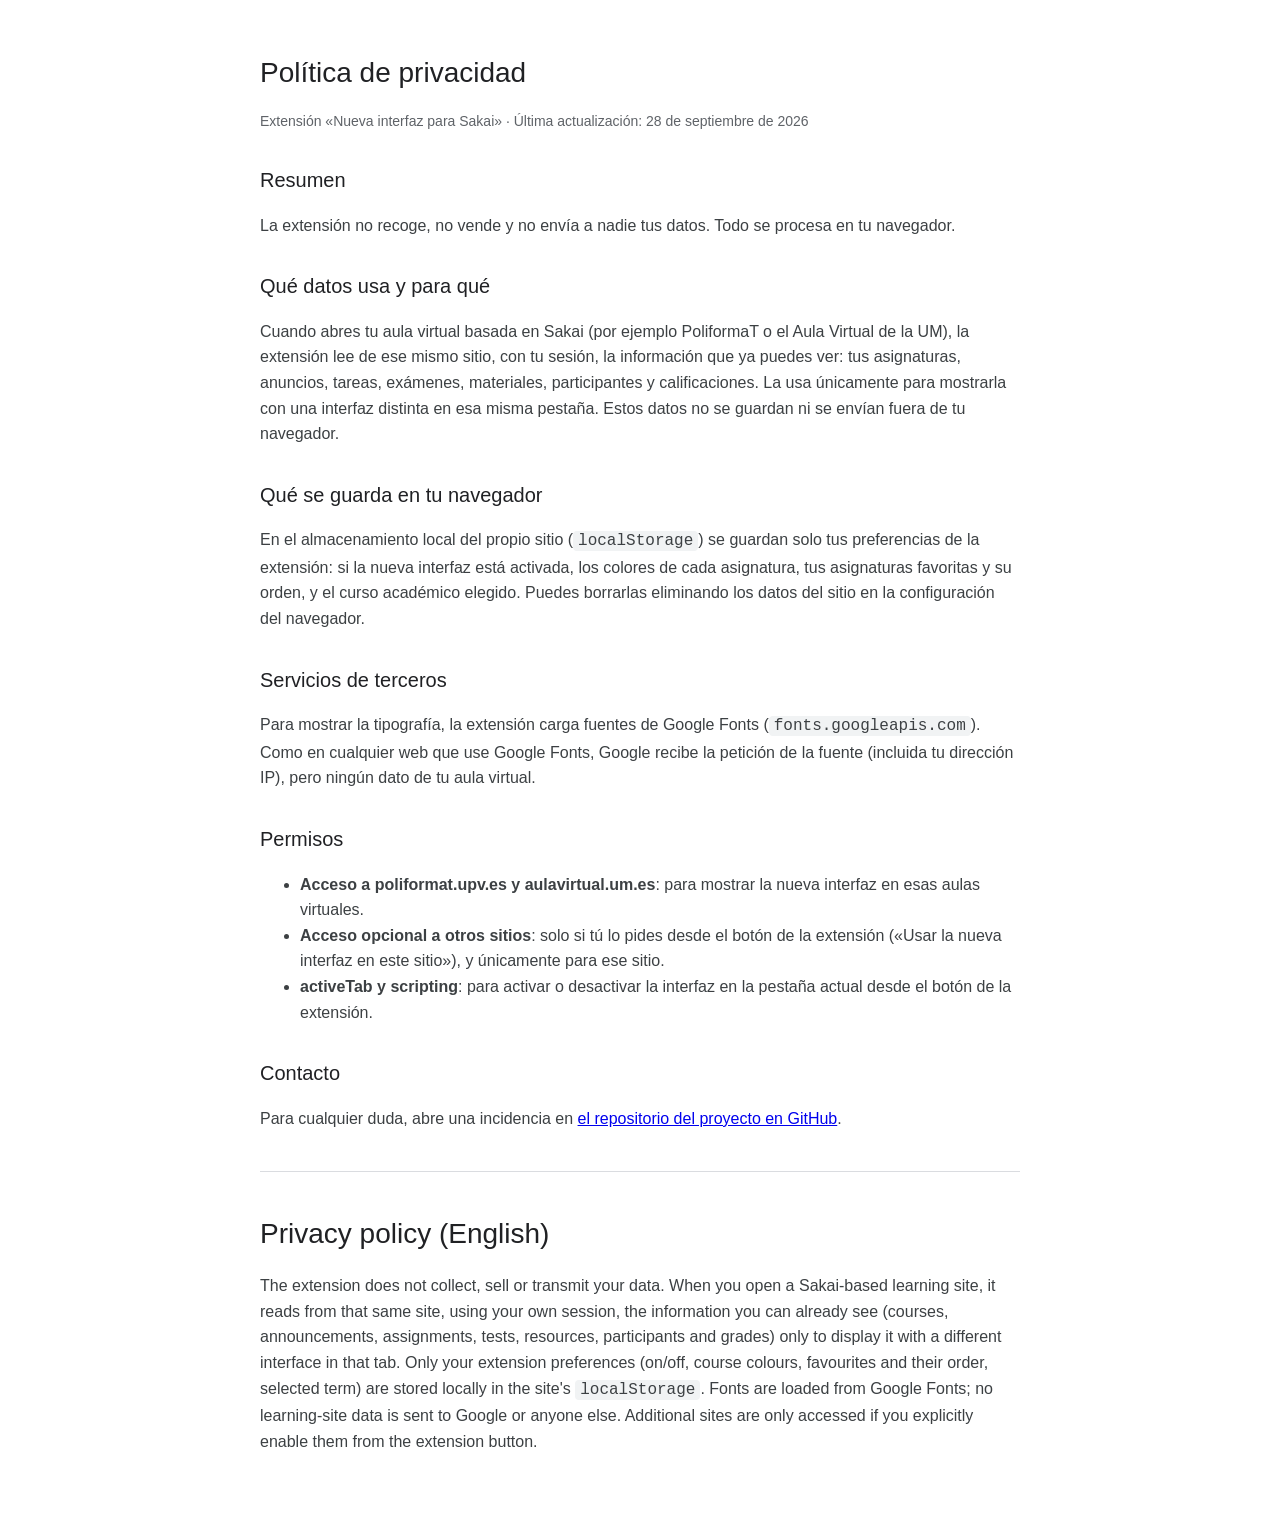
<file: docs/index.html>
<!doctype html>
<html lang="es">
<head>
  <meta charset="utf-8">
  <meta name="viewport" content="width=device-width, initial-scale=1">
  <title>Nueva interfaz para Sakai – Política de privacidad</title>
  <style>
    body { max-width: 760px; margin: 0 auto; padding: 32px 20px 64px; font: 16px/1.6 "Segoe UI", Roboto, Arial, sans-serif; color: #3c4043; }
    h1 { font-size: 28px; font-weight: 500; color: #202124; margin-bottom: 4px; }
    h2 { font-size: 20px; font-weight: 500; color: #202124; margin-top: 32px; }
    .muted { color: #5f6368; font-size: 14px; }
    code { background: #f1f3f4; padding: 1px 5px; border-radius: 4px; }
    hr { border: 0; border-top: 1px solid #dadce0; margin: 40px 0; }
  </style>
</head>
<body>
  <h1>Política de privacidad</h1>
  <p class="muted">Extensión «Nueva interfaz para Sakai» · Última actualización: 28 de septiembre de 2026</p>

  <h2>Resumen</h2>
  <p>La extensión no recoge, no vende y no envía a nadie tus datos. Todo se procesa en tu navegador.</p>

  <h2>Qué datos usa y para qué</h2>
  <p>Cuando abres tu aula virtual basada en Sakai (por ejemplo PoliformaT o el Aula Virtual de la UM), la extensión lee de ese mismo sitio, con tu sesión, la información que ya puedes ver: tus asignaturas, anuncios, tareas, exámenes, materiales, participantes y calificaciones. La usa únicamente para mostrarla con una interfaz distinta en esa misma pestaña. Estos datos no se guardan ni se envían fuera de tu navegador.</p>

  <h2>Qué se guarda en tu navegador</h2>
  <p>En el almacenamiento local del propio sitio (<code>localStorage</code>) se guardan solo tus preferencias de la extensión: si la nueva interfaz está activada, los colores de cada asignatura, tus asignaturas favoritas y su orden, y el curso académico elegido. Puedes borrarlas eliminando los datos del sitio en la configuración del navegador.</p>

  <h2>Servicios de terceros</h2>
  <p>Para mostrar la tipografía, la extensión carga fuentes de Google Fonts (<code>fonts.googleapis.com</code>). Como en cualquier web que use Google Fonts, Google recibe la petición de la fuente (incluida tu dirección IP), pero ningún dato de tu aula virtual.</p>

  <h2>Permisos</h2>
  <ul>
    <li><b>Acceso a poliformat.upv.es y aulavirtual.um.es</b>: para mostrar la nueva interfaz en esas aulas virtuales.</li>
    <li><b>Acceso opcional a otros sitios</b>: solo si tú lo pides desde el botón de la extensión («Usar la nueva interfaz en este sitio»), y únicamente para ese sitio.</li>
    <li><b>activeTab y scripting</b>: para activar o desactivar la interfaz en la pestaña actual desde el botón de la extensión.</li>
  </ul>

  <h2>Contacto</h2>
  <p>Para cualquier duda, abre una incidencia en <a href="https://github.com/miguelcoxcaballero/sakai-nueva-interfaz/issues">el repositorio del proyecto en GitHub</a>.</p>

  <hr>

  <h1>Privacy policy (English)</h1>
  <p>The extension does not collect, sell or transmit your data. When you open a Sakai-based learning site, it reads from that same site, using your own session, the information you can already see (courses, announcements, assignments, tests, resources, participants and grades) only to display it with a different interface in that tab. Only your extension preferences (on/off, course colours, favourites and their order, selected term) are stored locally in the site's <code>localStorage</code>. Fonts are loaded from Google Fonts; no learning-site data is sent to Google or anyone else. Additional sites are only accessed if you explicitly enable them from the extension button.</p>
</body>
</html>
</file>
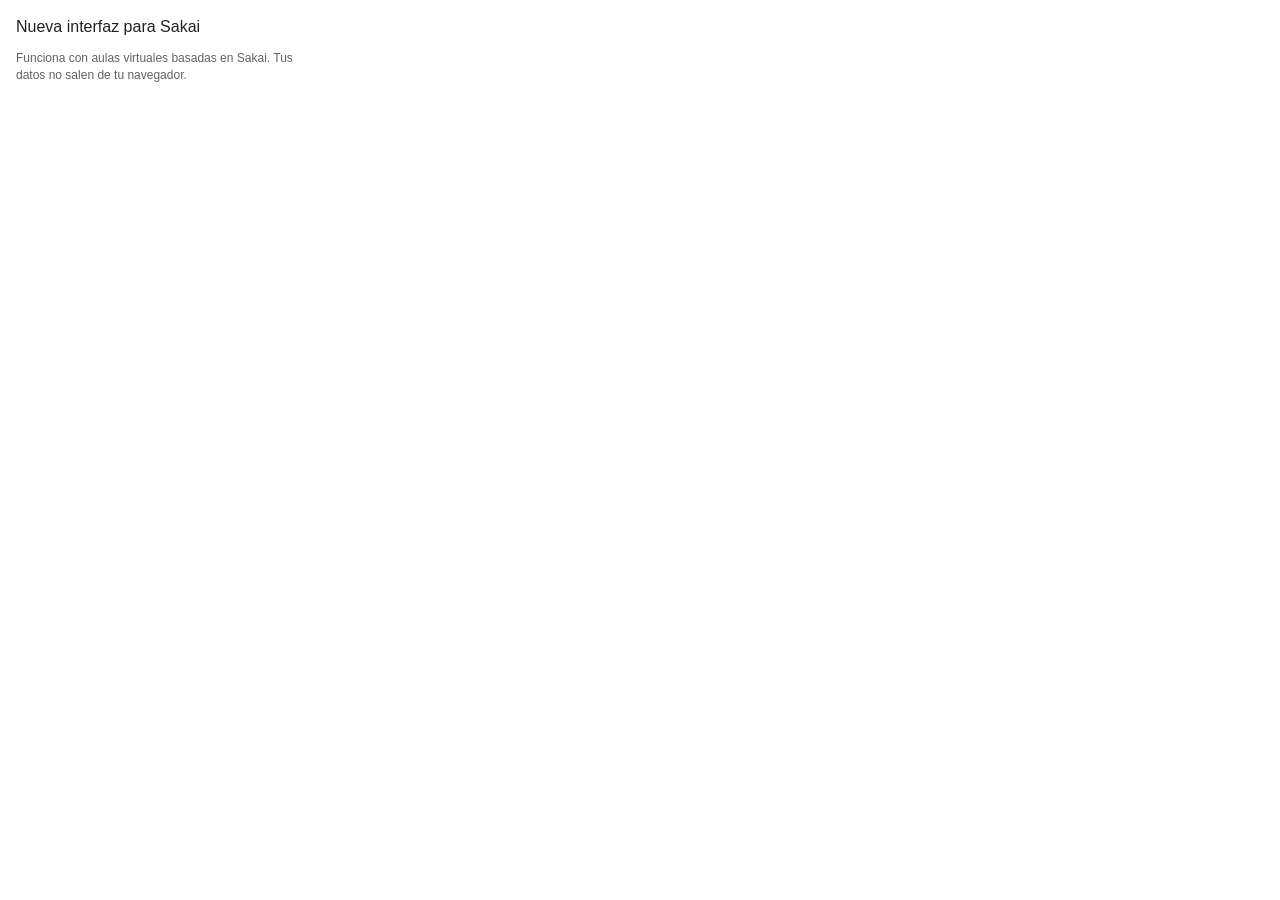
<file: poliformat-classroom/popup.html>
<!doctype html>
<html lang="es">
<head>
  <meta charset="utf-8">
  <style>
    body { width: 300px; margin: 0; padding: 16px; font: 14px/1.4 "Google Sans", Roboto, "Segoe UI", Arial, sans-serif; color: #3c4043; }
    h1 { margin: 0 0 4px; font-size: 16px; font-weight: 500; color: #202124; }
    .host { margin-bottom: 12px; font-size: 12px; color: #5f6368; word-break: break-all; }
    .row { display: flex; align-items: center; justify-content: space-between; gap: 12px; padding: 8px 0; }
    .switch { position: relative; width: 36px; height: 14px; border: 0; padding: 0; border-radius: 7px; background: #bdc1c6; cursor: pointer; flex: none; }
    .switch::after { content: ''; position: absolute; top: -3px; left: -2px; width: 20px; height: 20px; border-radius: 50%; background: #fff; box-shadow: 0 1px 3px rgba(0,0,0,.4); transition: transform .15s, background .15s; }
    .switch.on { background: #8ab4f8; }
    .switch.on::after { transform: translateX(20px); background: #1a73e8; }
    .status { display: flex; gap: 8px; align-items: flex-start; margin: 4px 0 8px; padding: 8px 10px; border-radius: 8px; background: #f1f3f4; font-size: 13px; }
    .status::before { content: ''; width: 8px; height: 8px; margin-top: 6px; border-radius: 50%; background: #9aa0a6; flex: none; }
    .status.ok::before { background: #1e8e3e; }
    .status.warn::before { background: #f9ab00; }
    .status.bad::before { background: #d93025; }
    button.btn { width: 100%; height: 36px; margin-top: 8px; border: 0; border-radius: 4px; background: #1a73e8; color: #fff; font: inherit; font-weight: 500; cursor: pointer; }
    button.btn.o { background: #fff; color: #1a73e8; border: 1px solid #dadce0; }
    .note { margin-top: 12px; font-size: 12px; color: #5f6368; }
    [hidden] { display: none !important; }
  </style>
</head>
<body>
  <h1>Nueva interfaz para Sakai</h1>
  <div class="host" id="host"></div>

  <div id="on-site" hidden>
    <div class="row"><span>Nueva interfaz</span><button class="switch" id="toggle" role="switch" aria-checked="false"></button></div>
    <div class="status" id="status"></div>
    <button class="btn" id="action" hidden></button>
    <button class="btn o" id="remove" hidden>Dejar de usarla en este sitio</button>
  </div>

  <div id="off-site" hidden>
    <div>¿Es esta página un aula virtual hecha con Sakai?</div>
    <button class="btn" id="add">Usar la nueva interfaz en este sitio</button>
  </div>

  <div id="unsupported" hidden>Abre tu aula virtual (por ejemplo PoliformaT o el Aula Virtual de la UM) y vuelve a pulsar este botón.</div>

  <div class="note">Funciona con aulas virtuales basadas en Sakai. Tus datos no salen de tu navegador.</div>
  <script src="popup.js"></script>
</body>
</html>
</file>
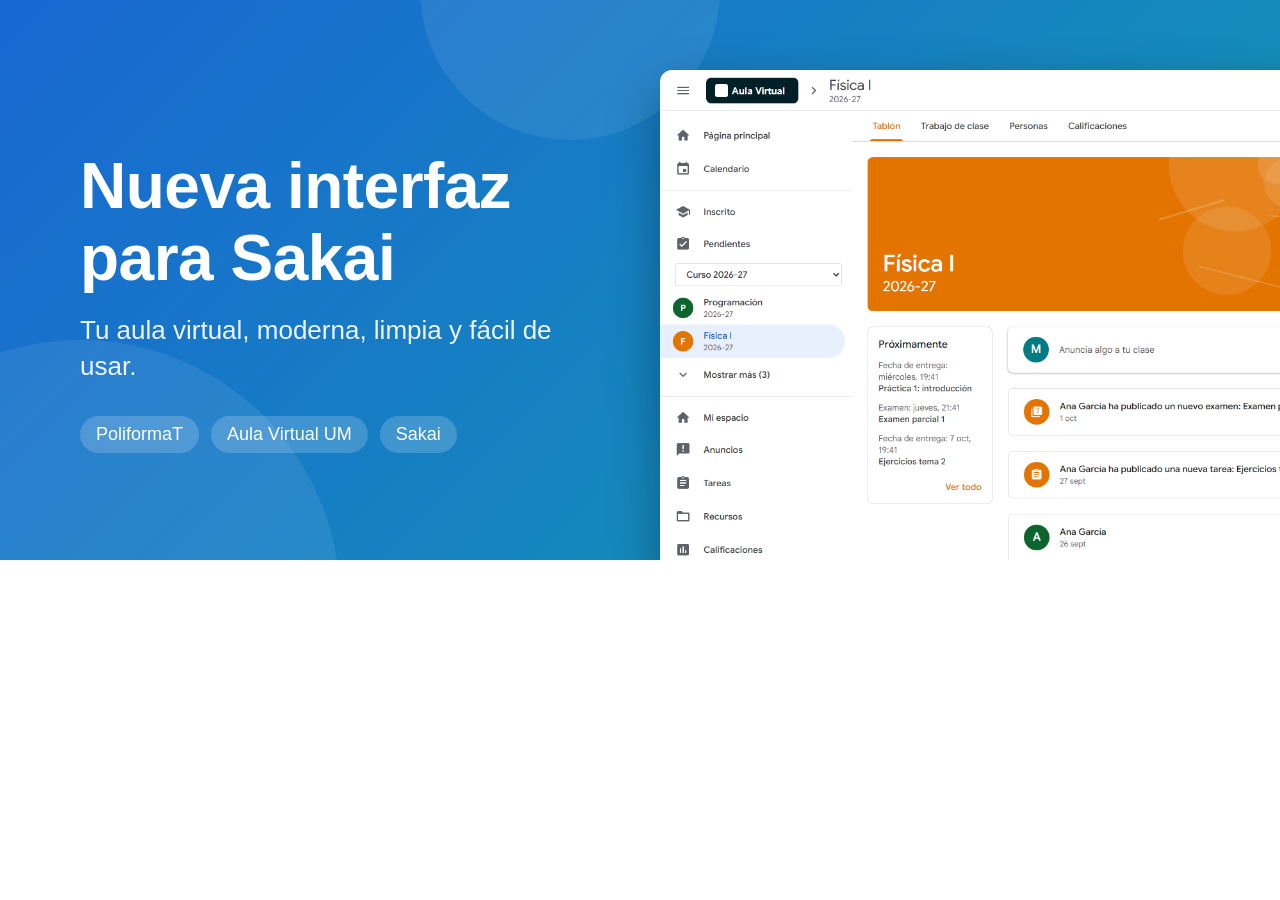
<file: store/marquee.html>
<!doctype html>
<html><head><meta charset="utf-8"><style>
  html, body { margin: 0; width: 1400px; height: 560px; overflow: hidden; font-family: "Segoe UI", Roboto, Arial, sans-serif; }
  .bg { position: relative; width: 1400px; height: 560px; background: linear-gradient(135deg, #1967d2 0%, #129eaf 100%); color: #fff; overflow: hidden; }
  .c { position: absolute; border-radius: 50%; background: rgba(255,255,255,.08); }
  .t { position: absolute; left: 80px; top: 150px; width: 520px; }
  h1 { margin: 0 0 18px; font-size: 64px; line-height: 72px; font-weight: 600; letter-spacing: -.5px; }
  p { margin: 0; font-size: 26px; line-height: 36px; opacity: .92; }
  .tags { margin-top: 32px; display: flex; gap: 12px; }
  .tags span { padding: 8px 16px; border-radius: 20px; background: rgba(255,255,255,.18); font-size: 18px; }
  .shot { position: absolute; left: 660px; top: 70px; width: 820px; border-radius: 12px; box-shadow: 0 20px 50px rgba(0,0,0,.35); }
</style></head><body><div class="bg">
  <div class="c" style="width:520px;height:520px;left:-180px;bottom:-300px"></div>
  <div class="c" style="width:300px;height:300px;left:420px;top:-160px"></div>
  <div class="t">
    <h1>Nueva interfaz<br>para Sakai</h1>
    <p>Tu aula virtual, moderna, limpia y fácil de usar.</p>
    <div class="tags"><span>PoliformaT</span><span>Aula Virtual UM</span><span>Sakai</span></div>
  </div>
  <img class="shot" src="screenshots/captura-2.png">
</div></body></html>
</file>
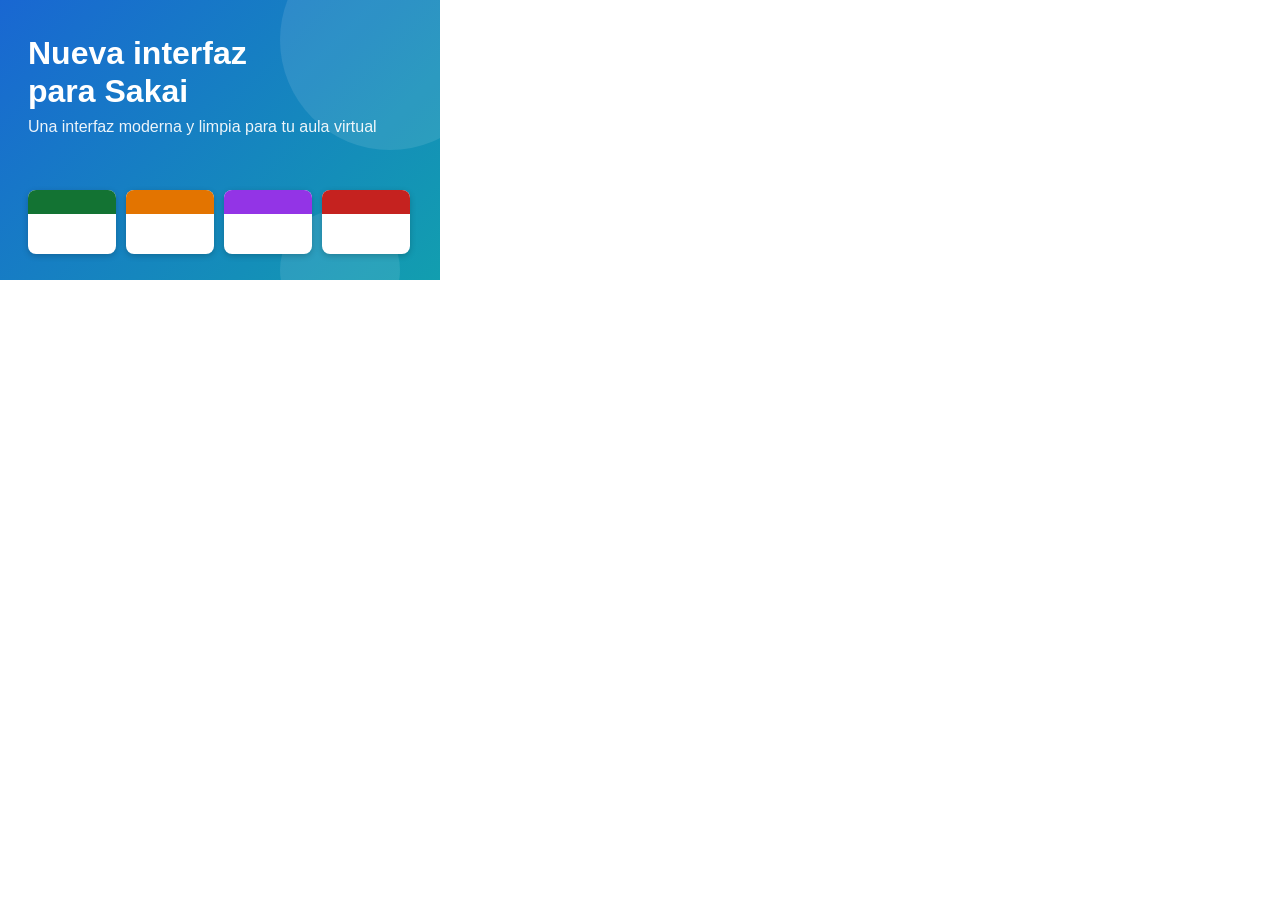
<file: store/promo.html>
<!doctype html>
<html><head><meta charset="utf-8"><style>
  html, body { margin: 0; width: 440px; height: 280px; overflow: hidden; font-family: "Segoe UI", Roboto, Arial, sans-serif; }
  .bg { position: relative; width: 440px; height: 280px; background: linear-gradient(135deg, #1967d2, #129eaf); color: #fff; }
  .c { position: absolute; border-radius: 50%; background: rgba(255,255,255,.1); }
  .t { position: absolute; left: 28px; top: 34px; right: 28px; }
  h1 { margin: 0 0 8px; font-size: 32px; line-height: 38px; font-weight: 600; }
  p { margin: 0; font-size: 16px; opacity: .92; }
  .cards { position: absolute; left: 28px; bottom: 26px; display: flex; gap: 10px; }
  .card { width: 88px; height: 64px; border-radius: 8px; background: #fff; overflow: hidden; box-shadow: 0 2px 6px rgba(0,0,0,.2); }
  .card i { display: block; height: 24px; }
</style></head><body><div class="bg">
  <div class="c" style="width:220px;height:220px;right:-60px;top:-70px"></div>
  <div class="c" style="width:120px;height:120px;right:40px;bottom:-50px"></div>
  <div class="t"><h1>Nueva interfaz<br>para Sakai</h1><p>Una interfaz moderna y limpia para tu aula virtual</p></div>
  <div class="cards">
    <div class="card"><i style="background:#137333"></i></div>
    <div class="card"><i style="background:#e37400"></i></div>
    <div class="card"><i style="background:#9334e6"></i></div>
    <div class="card"><i style="background:#c5221f"></i></div>
  </div>
</div></body></html>
</file>
